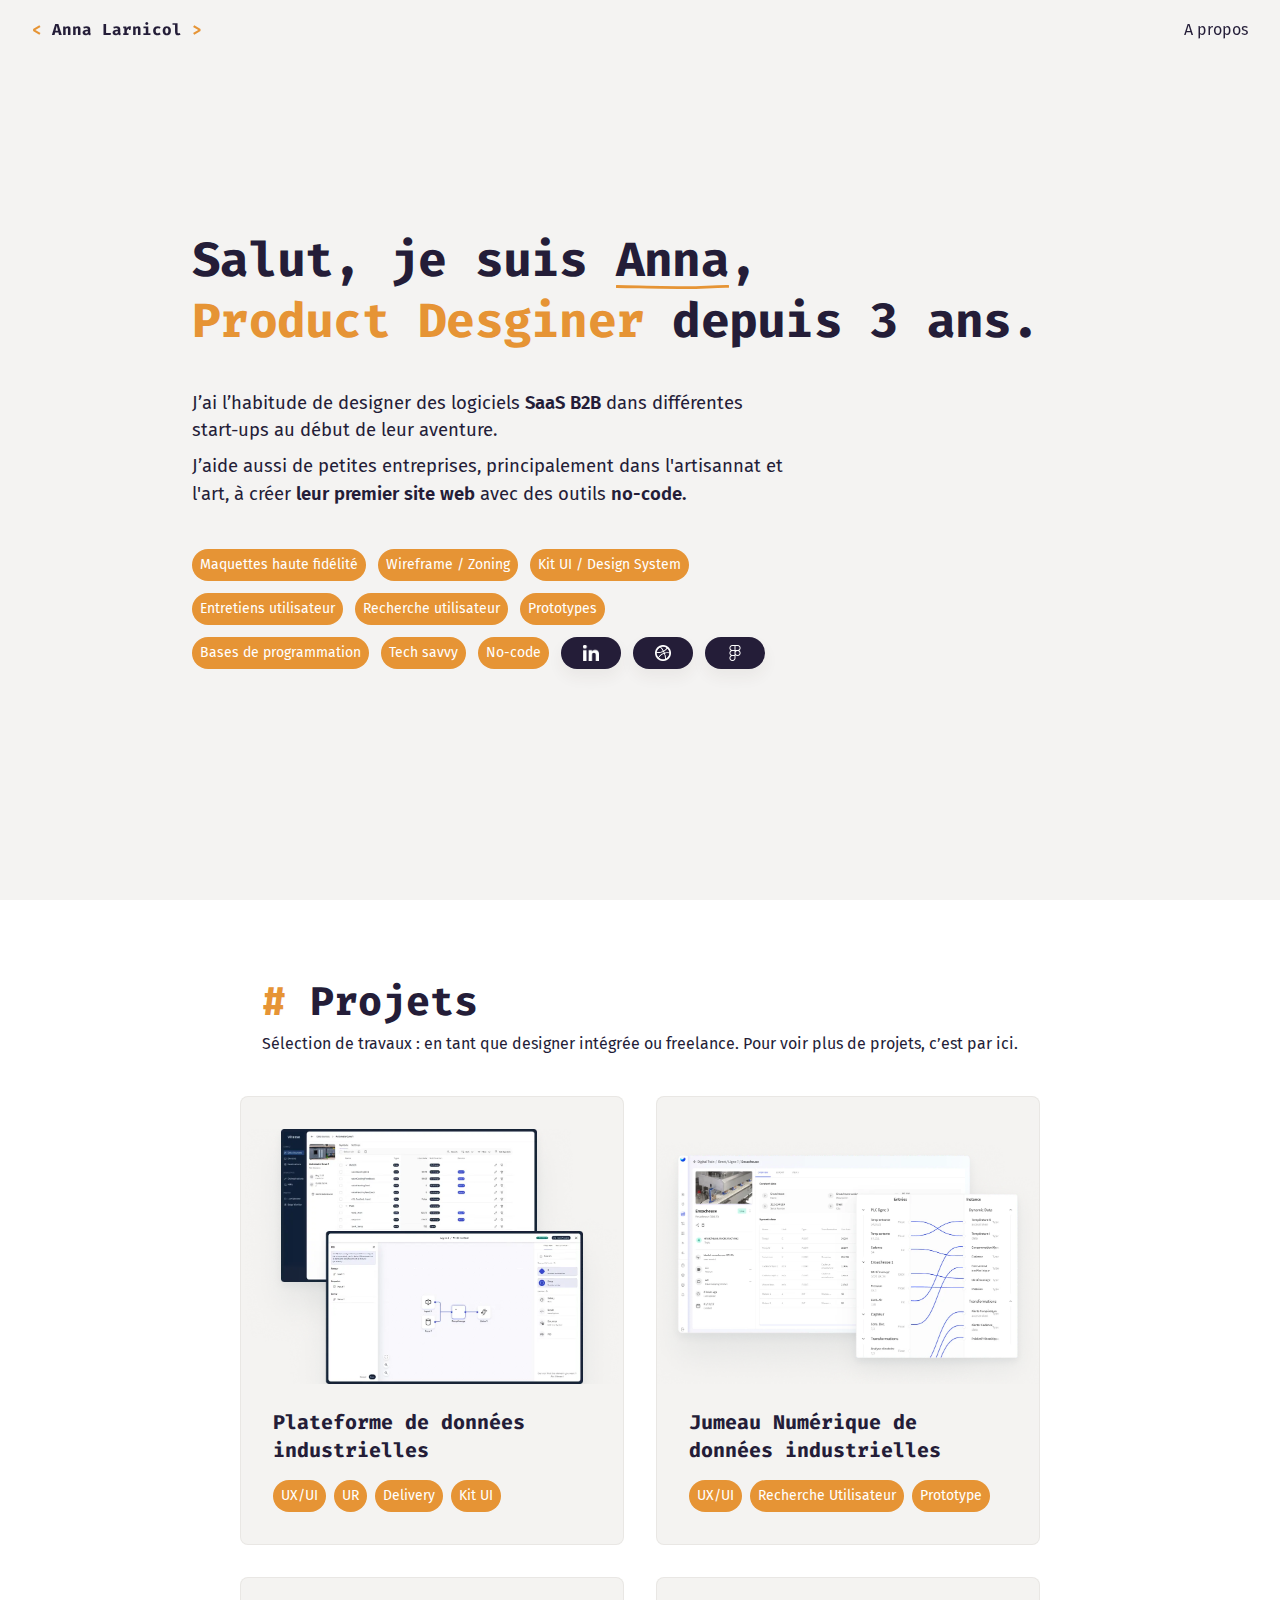
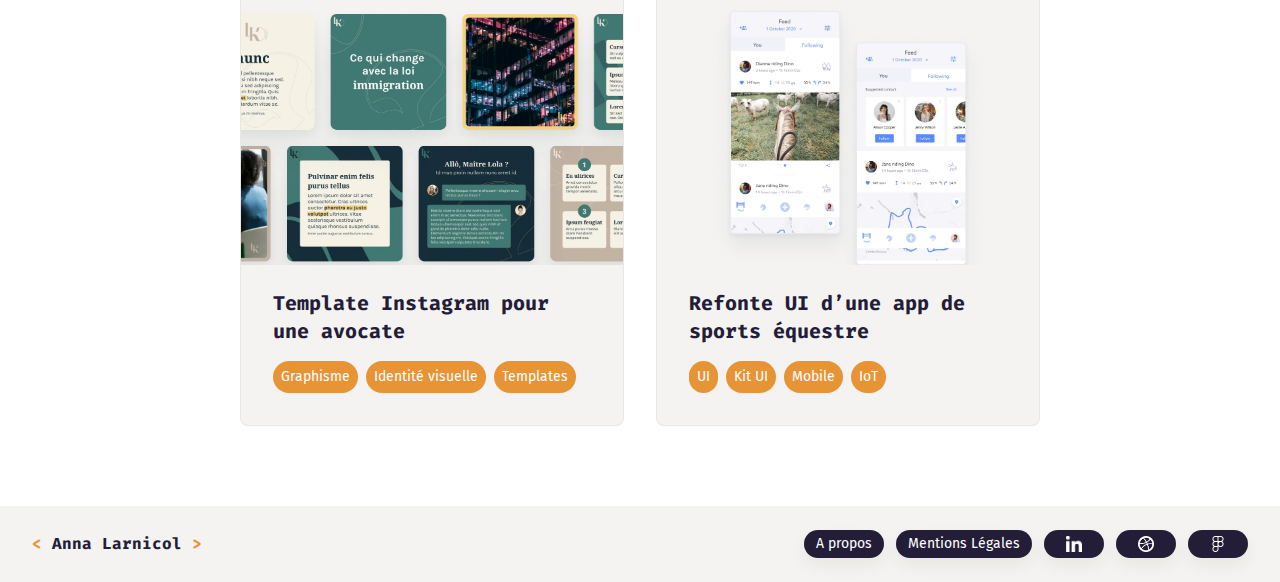
<file: index.html>
<!DOCTYPE html>
<html lang="fr">

<head>
    <meta charset="UTF-8">
    <meta name="viewport" content="width=device-width, initial-scale=1.0">
    <title>Anna Larnicol // Product Designer</title>
    <link href="https://fonts.googleapis.com/css2?family=Fira+Code:wght@300..700&display=swap" rel="stylesheet">
    <link
        href="https://fonts.googleapis.com/css2?family=Fira+Sans:ital,wght@0,100;0,200;0,300;0,400;0,500;0,600;0,700;0,800;0,900;1,100;1,200;1,300;1,400;1,500;1,600;1,700;1,800;1,900&display=swap"
        rel="stylesheet">
    <link rel="stylesheet" href="style.css">
    <script src="script.js"></script>

</head>

<body>
    <div id="nav">
        <a class="logo-anna nowrap" href="index.html">
            <span class="color"><</span> Anna Larnicol <span class="color">></span>
        </a>
        <div id="menu">
            <!-- <a href="#projets"><button class="close-button">Projets</button></a> -->
            <a id="aproposBTN" onclick="openAPropos()">A propos</a>
        </div>
    </div>

    <div id="hero">
        <div id="hero-infos">
            <h1>Salut, <span class="nowrap">je suis <span class="underline">Anna</span>,</span> <br><span
                    class="color">Product
                    Desginer</span> <span class="nowrap">depuis 3 ans.</span></h1>
            <div>
                <p>J’ai l’habitude de designer des logiciels <span class="bold">SaaS B2B</span> dans différentes
                    start-ups <span class="nowrap">au début de&nbspleur aventure.</span>
                </p>
                <p>J’aide aussi de petites entreprises, principalement dans l'artisannat et l'art, à créer <span
                        class="bold">leur premier site web</span> avec des outils <span class="bold">no-code.</span></p>
            </div>
            <ul id="badges">
                <li>Maquettes haute fidélité</li>
                <li>Wireframe / Zoning</li>
                <li>Kit UI / Design System</li>
                <li>Entretiens utilisateur</li>
                <li>Recherche utilisateur</li>
                <li>Prototypes</li>
                <li>Bases de programmation</li>
                <li>Tech savvy</li>
                <li>No-code</li>
                <a href="https://www.linkedin.com/in/anna-larnicol/" target="_blank" class="lien"><img
                        src="linkedin.png" alt="Linkedin" class="logo"></a>
                <a href="https://dribbble.com/Anna_Larnicol" target="_blank" class="lien"><img src="dribbble.png"
                        alt="Dribbble" class="logo"></a>
                <a href="https://www.figma.com/@anna_larnicol" target="_blank" class="lien"><img src="figma.png"
                        alt="Figma" class="logo"></a>
            </ul>

        </div>
    </div>

    <div id="apropos">
        <h2>A propos</h2>
        <button class="close-button" id="aproposCloseBTN" onclick="closeAPropos()">X</button>

        <p>Autonome et rigoureuse, j’ai un fort intérêt pour la tech, surtout quand elle est responsable et engagée.
        </p>
        <p>Les process métier complexes ne me font pas peur et je travaille main dans la main avec les développeurs.
        </p>
        <p>J’ai évolué principalement en tant que seule designer dans des start-up early stage/pre-PMF en B2B
            (coopérative de données, app pour objet connecté, SaaS industriel). Cela m'a permis de collaborer en
            lien étroit avec des équipes très variées.</p>
        <img src="tele.jpg" alt="">
        <h3><span class="color"># </span>Experiences</h3>
        <div id="experiences" class="blocTimeline"></div>
        <h3><span class="color"># </span>Formations</h3>
        <div id="formations" class="blocTimeline"></div>
        <h3><span class="color"># </span>Compétences</h3>
        <div id="competences">
            <h4>Design UX/UI</h4>
            <p>Tests et recherche utilisateur, maquettes basse et haute fidélité, prototypage, kits UI.</p>
            <h4>Tech savvy</h4>
            <p>Bases d’HTML/CSS, JavaScript, compréhension des frameworks frontend (React, Angular) ainsi que du cycle de vie d’un logiciel web. </p>
            <h4>Design Graphique</h4>
            <p>Edition, identité, communication print et web</p>
            <h4>Outils</h4>
            <p>Figma, Notion, Linear, Suite Adobe, Dovetail, Blender, Webflow.</p>
            <p class="softskills">Grande capacité d’adaptation et d’apprentissage, réactivité et proactivité, autonomie.
            </p>
        </div>
        <h3><span class="color"># </span>Langues</h3>
        <ul>
            <li>Français - Maternel</li>
            <li>Anglais - Professionnel</li>
        </ul>
    </div>
    <div id="aproposOverlay" class="overlay" onclick="closeAPropos()" style="display: none;"></div>

    <div id="projets">
        <div class="title">
            <h2><span class="color">#</span> Projets</h2>
            <p>Sélection de travaux : en tant que designer intégrée ou freelance. Pour voir plus de projets, c’est par
                ici.</p>
        </div>
        <div id="liste-projets"></div>
    </div>

    <div id="p-details" style="display: none;">
        <div class="p-header">
            <div class="header">
                <div class="p-header-title">
                    <h3 id="p-title"></h3>
                    <div class="p-sous-titre">
                        <p id="p-category"></p>
                        <p class="color bold">-</p>
                        <p id="p-date"></p>
                    </div>
                </div>
                <a href="#projets"><button class="close-button" id="close-button">X</button></a>
            </div>
            <img id="p-fi" alt="">
            <div id="p-text">
                <div>
                    <h4><span class="color">#</span> Contexte</h4>
                    <p id="p-context"></p>
                </div>
                <div>
                    <h4><span class="color">#</span> Challenge</h4>
                    <p id="p-challenge"></p>
                </div>
                <div>
                    <h4><span class="color">#</span> Actions</h4>
                    <p id="p-actions"></p>
                </div>
            </div>
        </div>
        <div id="p-images">

        </div>
    </div>
    <div id="p-overlay" class="overlay" onclick="closeProjet()" style="display: none;"></div>

    <div class="footer">
        <a class="logo-anna nowrap" href="index.html">
            <span class="color"><</span> Anna Larnicol <span class="color">></span>
        </a>
        <ul class="badges">
            <a class="lien" onclick="openAPropos()">A propos</a>
            <a class="lien" href="mentions-legales.html" class="desktop">Mentions Légales</a>
            <a href="https://www.linkedin.com/in/anna-larnicol/" target="_blank" class="lien"><img src="linkedin.png"
                    alt="Linkedin" class="logo"></a>
            <a href="https://dribbble.com/Anna_Larnicol" target="_blank" class="lien"><img src="dribbble.png"
                    alt="Dribbble" class="logo"></a>
            <a href="https://www.figma.com/@anna_larnicol" target="_blank" class="lien"><img src="figma.png" alt="Figma"
                    class="logo"></a>
        </ul>
    </div>

</body>

</html>
</file>
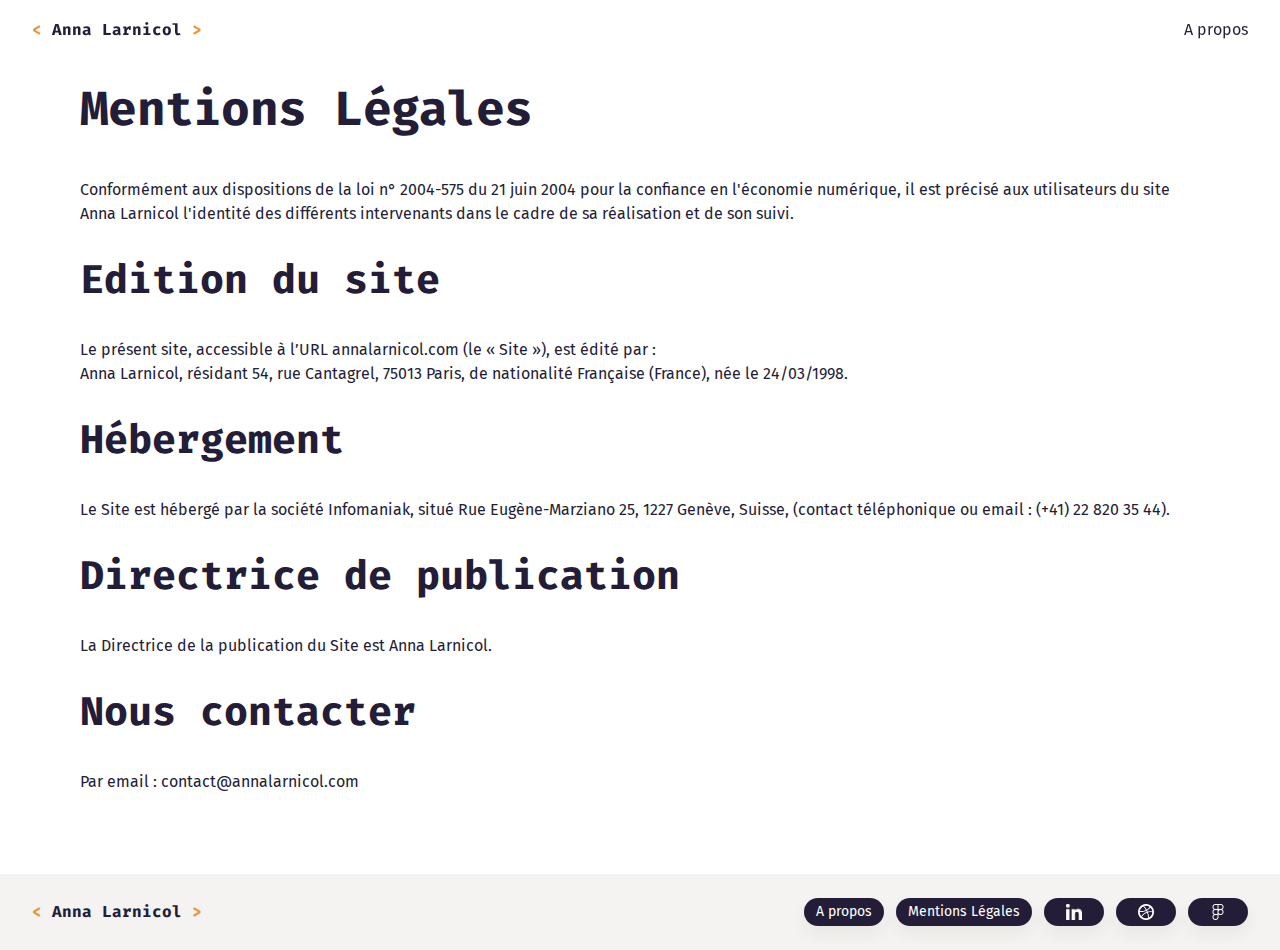
<file: mentions-legales.html>
<!DOCTYPE html>
<html lang="fr">

<head>
    <meta charset="UTF-8">
    <meta name="viewport" content="width=device-width, initial-scale=1.0">
    <title>Anna Laricol // Mentions Légales</title>
    <link href="https://fonts.googleapis.com/css2?family=Fira+Code:wght@300..700&display=swap" rel="stylesheet">
    <link
        href="https://fonts.googleapis.com/css2?family=Fira+Sans:ital,wght@0,100;0,200;0,300;0,400;0,500;0,600;0,700;0,800;0,900;1,100;1,200;1,300;1,400;1,500;1,600;1,700;1,800;1,900&display=swap"
        rel="stylesheet">
    <link rel="stylesheet" href="style.css">
    <script src="script.js"></script>
</head>

<body>
    <div id="nav">
        <a class="logo-anna nowrap" href="index.html">
            <span class="color"><</span> Anna Larnicol <span class="color">></span>
        </a>
        <div id="menu">
            <a id="aproposBTN" onclick="openAPropos()">A propos</a>
        </div>
    </div>

    <div style="display:flex; flex-direction:column;gap:32px; margin: 80px;">
        <h1>Mentions Légales</h1>
        <p>Conformément aux dispositions de la loi n° 2004-575 du 21 juin 2004 pour la confiance en l'économie numérique, il
            est précisé aux utilisateurs du site Anna Larnicol l'identité des différents intervenants dans le cadre de sa
            réalisation et de son suivi.</p>
        <h2>Edition du site</h2>
    
        <p>Le présent site, accessible à l’URL annalarnicol.com (le « Site »), est édité par :
            <br>
            Anna Larnicol, résidant 54, rue Cantagrel, 75013 Paris, de nationalité Française (France), née le 24/03/1998.
        </p>
        <h2>Hébergement</h2>
        <p>Le Site est hébergé par la société Infomaniak, situé Rue Eugène-Marziano 25, 1227 Genève, Suisse, (contact
            téléphonique ou email : (+41) 22 820 35 44).</p>
        <h2>Directrice de publication</h2>
        <p>La Directrice de la publication du Site est Anna Larnicol.</p>
        <h2>Nous contacter </h2>
        <p>Par email : contact@annalarnicol.com</p>
    </div>

    <div id="apropos">
        <h2>A propos</h2>
        <button class="close-button" id="aproposCloseBTN" onclick="closeAPropos()">X</button>

        <p>Autonome et rigoureuse, j’ai un fort intérêt pour la tech, surtout quand elle est responsable et engagée.
        </p>
        <p>Les process métier complexes ne me font pas peur et je travaille main dans la main avec les développeurs.
        </p>
        <p>J’ai évolué principalement en tant que seule designer dans des start-up early stage/pre-PMF en B2B
            (coopérative de données, app pour objet connecté, SaaS industriel). Cela m'a permis de collaborer en
            lien étroit avec des équipes très variées.</p>
        <img src="tele.jpg" alt="">
        <h3>Experiences</h3>
        <div id="experiences" class="blocTimeline"></div>
        <h3>Formations</h3>
        <div id="formations" class="blocTimeline"></div>
    </div>
    <div id="aproposOverlay" class="overlay" onclick="closeAPropos()" style="display: none;"></div>
    
    <div class="footer">
        <a class="logo-anna nowrap" href="index.html">
            <span class="color"><</span> Anna Larnicol <span class="color">></span>
        </a>
        <ul class="badges">
            <a class="lien" onclick="openAPropos()">A propos</a>
            <a class="lien" href="mentions-legales.html" class="desktop">Mentions Légales</a>
            <a href="https://www.linkedin.com/in/anna-larnicol/" target="_blank" class="lien"><img
                src="linkedin.png" alt="Linkedin" class="logo"></a>
        <a href="https://dribbble.com/Anna_Larnicol" target="_blank" class="lien"><img src="dribbble.png"
                alt="Dribbble" class="logo"></a>
        <a href="https://www.figma.com/@anna_larnicol" target="_blank" class="lien"><img src="figma.png"
                alt="Figma" class="logo"></a>
        </ul>
    </div>
</body>

</html>
</file>
<file: style.css>
:root {
    /* Mode clair */
    --background: #FFFFFF;
    --text-color: #241D38;
    --stroke-color: rgba(75, 53, 28, 0.06);
    --background-color: #F4F3F1;
    --accent: #E69435;

    /* Autres variables */
    --imgSize: 60vh;
    --aproposSize: 50vw;
    --padding: 0 15vw;
    --fontSize: 16px;
    --fontHero: 18.5px;
}

*::selection {
    color: var(--text-color);
    background-color: var(--accent);
}

* {
    margin: 0;
    padding: 0;
    box-sizing: border-box;
    -webkit-font-smoothing: antialiased;
    -moz-osx-font-smoothing: grayscale;
}

a{
    color: var(--text-color);
    cursor: pointer !important;
    text-decoration: none;
    transition: all 0.25s ease;
    position: relative;
}

#menu > a:hover{
    text-decoration: underline;
}

p {
    line-height: 150%;
}

.mobile{
    display: none;
}

.desktop{
    display: block;
}

#menu>button {
    border: none;
    background: transparent;
    font-family: "Fira Sans", sans-serif;
    padding: 0;
    font-size: 16px;
    color: var(--text-color);
}

button {
    width: fit-content;
    padding: 8px 12px;
    border: 1px solid var(--stroke-color);
    background-image: linear-gradient(to right, var(--stroke-color), var(--stroke-color));
    color: var(--text-color);
    font-family: "Fira Sans";
    font-size: 14px;
    border-radius: 100px;
    transition: all 0.25s ease;
    cursor: pointer !important;
}

button:hover {
    background-image: linear-gradient(to right, var(--stroke-color), var(--stroke-color));
}

body {
    width: 100vw;
    min-height: 100vh;
    display: flex;
    flex-direction: column;
    font-family: "Fira Sans", sans-serif;
    font-weight: 400;
    background-color: var(--background);
    color: var(--text-color);
    line-height: 28px;
    font-size: var(--fontSize);
    justify-content: center;
    align-items: center;
    gap: 0px;
    transition: all 0.25s ease;
    cursor: crosshair;
    position: relative;

}

.color {
    color: var(--accent);
}

.bold {
    font-weight: 600;
}

h1,
h2,
h3,
h4,
h5,
h6 {
    font-family: "Fira Code";
    font-weight: 700;
}

h1 {
    margin-bottom: 8px;
    line-height: 120%;
    font-size: 48px;
    font-weight: 700 !important;
    letter-spacing: -0.75px;
    display: inline;
}

h2 {
    margin-bottom: 4px;
    line-height: 110%;
    width: 100%;
    font-size: 40px;
}

h3,h4 {
    font-size: 20px;
}

.underline {
    background-image: url('underline.svg');
    background-size: 100% 10px;
    background-repeat: no-repeat;
    background-position: bottom;
    padding-bottom: 3px;
    display: inline-block;
    text-decoration: none;
    color: var(--text-color);
}

.nowrap {
    white-space: nowrap;
}

#nav {
    position: fixed;
    top: 0;
    left: 0;
    width: 100vw;
    padding: 16px 32px;
    z-index: 10;
    display: flex;
    justify-content: space-between;
    background-color: transparent;
    transition: all 0.25s ease;
    border-bottom: 1px solid transparent;

}

.navbar-scrolled{
    background-color: var(--background-color) !important;
    padding: 4px 32px !important;
    border-bottom: 1px solid var(--stroke-color) !important;
}

#menu {
    display: flex;
    gap: 24px;
}

.logo-anna {
    font-weight: 600;
    font-size: 16px;
    text-decoration: none;
    font-family: "Fira Code";
    font-weight: 700;
}

.title{
    display: flex;
    flex-direction: column;
    gap: 4px;
}

/*Page d'accueil*/

#hero {
    width: 100vw;
    height: 100vh; 
    background-color: var(--stroke-color);
    padding: 80px 15vw;
    position: relative;
    overflow: hidden;
    display: flex;
    justify-content: start;
    align-items: center;
    font-size: var(--fontHero);
}

#hero-infos{
    height: fit-content;
    display: flex;
    flex-direction: column;
    gap: 40px;
    width: 100%;
}

#hero-infos>div {
    display: flex;
    flex-direction: column;
    gap: 8px;
    height: min-content;
    max-width: 66%;
}

#hero-infos>h1 {
    margin: 0;
    height: min-content;
}

#badges {
    grid-column: span 4;
    max-width: 66%;
    display: flex;
    gap: 12px;
    flex-wrap: wrap;
    height: min-content;
}

#badges>* {
    text-decoration: none;
    padding: 2px 8px;
    color: var(--background);
    background-color: var(--accent);
    border-radius: 100px;
    transition: all 0.25s ease;
    display: flex;
    align-items: center;
    justify-content: center;
    font-size: 14px;
}

.lien {
    background-color: var(--text-color) !important;
    box-shadow: 0px 8px 16px 0px var(--stroke-color);
    padding: 7px 16px !important;
    min-width: 60px !important;
}

.lien:hover{
    filter: brightness(70%);
}

.logo {
    height: 16px;
    width: auto;
    filter: invert(100%);
}

/*A propos*/

#apropos {
    display: flex;
    flex-direction: column;
    gap: 24px;
    z-index: 1000;
    position: fixed;
    top: 0;
    left: calc(var(--aproposSize)*-1);
    height: 100vh;
    max-width: var(--aproposSize);
    padding: 48px;
    background-color: var(--background);
    overflow: scroll;
    transition: all 0.25s ease;
    align-items: center;
}

.header {
    display: flex;
    flex-direction: row;
    gap: 8px;
    position: relative;
    align-items: center;
}

#apropos > * {
    width: 80%;
} 

#apropos > h3{
    margin-top: 32px;
}

#apropos > img {
    border-radius: 8px;
    border: 1px solid var(--stroke-color);
}

.header>h2::before {
    content: "➜";
    color: var(--accent);
    padding-right: 16px;
}

.overlay {
    position: fixed;
    top: 0;
    left: 0;
    width: 100%;
    height: 100%;
    background-image: linear-gradient(to right, var(--stroke-color), var(--stroke-color)), linear-gradient(to right, var(--stroke-color), var(--stroke-color)),linear-gradient(to right, var(--stroke-color), var(--stroke-color));
    z-index: 300;
    display: grid;
}

.blocTimeline {
    display: flex;
    flex-direction: column;
    gap: 24px;
}

#competences{
    width: 100%;
    display: grid;
    grid-template-columns: auto 1fr;
    grid-template-rows: auto;
}

#competences > h4{
    font-size: 16px;
    word-break: no-break;
    padding-right: 16px;
    border-top: 1.5px solid var(--stroke-color);
    padding-top: 16px;
}

#competences > p {
    border-top: 1.5px solid var(--stroke-color);
    margin-bottom: 16px;
    padding-top: 16px;
}

.softskills{
    grid-column: span 2;
    padding: 16px;
    border: 1.5px solid var(--stroke-color);
    border-radius: 8px;
    background-color: var(--background-color);
    margin-top: 16px;
}


.timeline{
    display: flex;
    flex-direction: column;
    gap: 16px;
    padding: 16px 20px;
    border: 1.5px solid var(--stroke-color);
    border-radius: 8px;
    background-color: var(--background);
}

.timeline:first-child{
    background-color: var(--background-color);
}

.timeline > p{
    margin-bottom: 16px;
}

.xp-header{
    display: flex;
    flex-direction: row;
    gap: 16px;
    position: relative;
    align-items: center;
}

.xp-header > div{
    height: fit-content;
}

.xp-header > img{
    height: 62px;
    border-radius: 4px;
    border: 1.5px solid var(--stroke-color);
}

.xp-date{
    font-weight: 300;
}

.xp-entreprise, .xp-poste{
    font-weight: 600;
}

.xp-note{
    font-weight: 300;
}

.xp-note::before{
    content: "//";
    padding-right: 4px;
    font-weight: 300;
}

#apropos > ul{
    margin-left: 24px;
}

.close-button {
    background: transparent;
    border: none;
    font-size: 24px;
    opacity: 0.5;
    padding: 8px;
    line-height: 100%;
    width: 40px !important;
}

.close-button:hover {
    background: var(--stroke-color);
    border: none;
    opacity: 1;
}

#aproposCloseBTN{
    position: absolute;
    top: 0;
    left: 50vw;
    transform: translate(-150%, 50%);
}

/*Liste des projets*/

#projets{
    width:100%;
    display: flex;
    flex-direction: column;
    gap: 40px;
    padding: 80px 15vw;
    align-items: center;
}

#liste-projets{
    width: 70vw;
    max-width: 800px;
    display: grid;
    grid-template-columns: 1fr 1fr;
    grid-template-rows: auto;
    gap: 32px;
}

.projet{
    width: 100%;
    padding: 32px;
    background: var(--background-color);
    border: 1px solid var(--stroke-color);
    border-radius: 8px;
    display: flex;
    flex-direction: column;
    gap: 16px;
    overflow: hidden;
    transition: all 0.3s ease;
}

.projet:hover{
    background: #EAE8E4;
    cursor: pointer;
}

.imgContainer{
    width: calc(100% + 32px + 32px);
    transform: translateX(-32px);
    height: 255px;
    overflow: visible;
    position: relative;
    display: flex;
    justify-content: center;
    align-items: center;
    margin-bottom: 8px;
}

.imgContainer > img{
    width: calc(auto + 32px + 32px);
    height: 255px;
    overflow: hidden;
    object-fit: cover;
    transition: transform 0.3s ease; 
}

.projet:hover .imgContainer > img {
    transform: scale(1.025);
}

.projet > ul{
    display: flex;
    flex-direction: row;
    flex-wrap: wrap;
    gap: 8px;
}

.projet > h3{
    flex-grow: 1;
}

.projet > ul > li{
    text-decoration: none;
    padding: 2px 8px;
    color: var(--background);
    background-color: var(--accent);
    border-radius: 100px;
    transition: all 0.25s ease;
    display: flex;
    align-items: center;
    justify-content: center;
    font-size: 14px;
}

/* Details projets */

#p-details{
    top: 0;
    left: 0;
    position: fixed;
    background-color: var(--background);
    width: 86vw;
    height: 90vh;
    margin: 5vh 8vw;
    z-index: 350;
    border-radius: 8px;
    border: 1px solid var(--stroke-color);
    overflow: auto;
    border: 1px solid var(--stroke-color);
}

.p-header{
    padding: 3.5vw 9vw;
    background-color: var(--background-color);
    display: flex;
    flex-direction: column;
    gap: 40px;
    position: relative;
}

.p-header-title{
    width: 100%;
    flex-grow: 1;
    display: flex;
    flex-direction: column;
    gap: 4px;
    position: relative;
}

.p-sous-titre{
    display: flex;
    flex-direction: row;
    gap: 8px;
}

#p-text{
    display: flex;
    flex-direction: row;
    gap: 56px;
}

#p-text > div{
    display: flex;
    flex-direction: column;
    gap: 8px;
    width: 33%;
}

#p-images{
    padding: 3.5vw 20vw;
    display: flex;
    flex-direction: column;
    gap: 40px;
}

.p-image-container{
    display: flex;
    flex-direction: column;
    gap: 8px;
}

.p-image-container > img{
    width: 100%;
    border: 1px solid var(--stroke-color);
    border-radius: 8px;
}

.p-image-container > p{
    opacity: 70%;
}

#close-button{
    position: fixed;
    transform: translate(-50%, -50%);
}

/*footer*/

.footer{
    width: 100vw;
    padding: 24px 32px;
    background-color: var(--background-color);
    display: flex;
    flex-direction: row;
    justify-content: space-between;
    align-items: center;
}

.badges{
    grid-column: span 4;
    max-width: 66%;
    display: flex;
    gap: 12px;
    flex-wrap: wrap;
    height: min-content;
}

.badges > * {
    text-decoration: none;
    padding: 2px 8px;
    color: var(--background);
    background-color: var(--accent);
    border-radius: 100px;
    transition: all 0.25s ease;
    display: flex;
    align-items: center;
    justify-content: center;
    font-size: 14px;
}

.badges > *:hover{
    filter: brightness(70%);
}

.badges > .lien {
    padding: 0px 12px !important
}


@media only screen and (max-width: 600px) {
    .mobile{
        display: block;
    }

    .desktop{
        display: none;
    }

    :root {
        --aproposSize: 100vw;
    }

    body {
        justify-content: flex-start;
        gap: 32px;
        padding: 0px 10%;
        font-size: 14px;
        margin: 0px;
    }

    h1 {
        font-size: 28px;
        font-weight: 700 !important;
    }

    h2{
        font-size: 24px;
    }

    /*Home*/

    #hero {
        height: fit-content;
        margin: 0px;
        padding: 72px 8vw;
    }

    #hero-infos>div{
        max-width: 100%;
    }

    .logo-anna{
        word-break: no-break;
    }

    #badges{
        max-width: 100%;
    }

    #badges > *{
        line-height: 100%;
        height: 28px;
        padding: 12px;
    }

    .footer {
        position: relative;
        flex-direction: column;
        gap: 16px;
        align-items: stretch;
    }

    .footer > ul > *{
        padding: 0px 6px;
        height: 28px;
        font-size: 12px;
    }

    #badges {
        gap: 8px;
    }

    #badges>* {
        padding: 4px 8px;
        font-size: 12px;
    }

    .poste>img {
        height: 40px;
        width: 40px;
    }

    /* Projects */

    #projets{
        padding: 24px 5vw;
    }

    #liste-projets{
        grid-template-columns: 1fr;
    }

    .imgContainer{
        height: 175px;
    }

    .imgContainer > img{
        height: 175px;
    }

    .projet > ul > li{
        padding: 0px 8px;
    }

    /*Project*/

    #p-details{
        margin: 5vw;
        width: 90vw;
        height: calc(100vh - 5vw)
    }

    #close-button{
        transform: translate(-50%,-100%);
    }

    .p-header{
        padding: 4vw 4vw;
        gap: 32px;
    }

    #p-text{
        flex-direction: column;
        gap: 24px
    }

    #p-text > div{
        width: 100%;
    }

    #p-text > div > h4{
        font-size: 16px;
    }

    #p-images{
        padding: 4vw 4vw;
        gap: 16px
    }

    .p-image-container{
        width: 100%;
    }

    /*A propos */

    #apropos {
        width: calc(100vw - 24px*2);
        height: calc(100vh - 24px*2);
        margin: 24px;
        padding: 32px;
        border-radius: 8px;
    }

    .xp-header{
        flex-direction: column;
        width: 100%;
        align-items: flex-start;
    }

    #apropos > img {
        width: 100%;
        margin: 0;
    }

    #competences > h4{
        font-size: 14px;
        line-height: 150%;
    }

    #competences{
        grid-template-columns: 33% 1fr !important;
    }

    #aproposCloseBTN{
        position: absolute;
        top: 0;
        left: 0;
        transform: translate(calc(100vw - 24px*4), 50%); 
    }

    #apropos > p, #experiences, #formations, #apropos > h3, #apropos > h2 {
        width: 100%;
    } 
}
</file>
